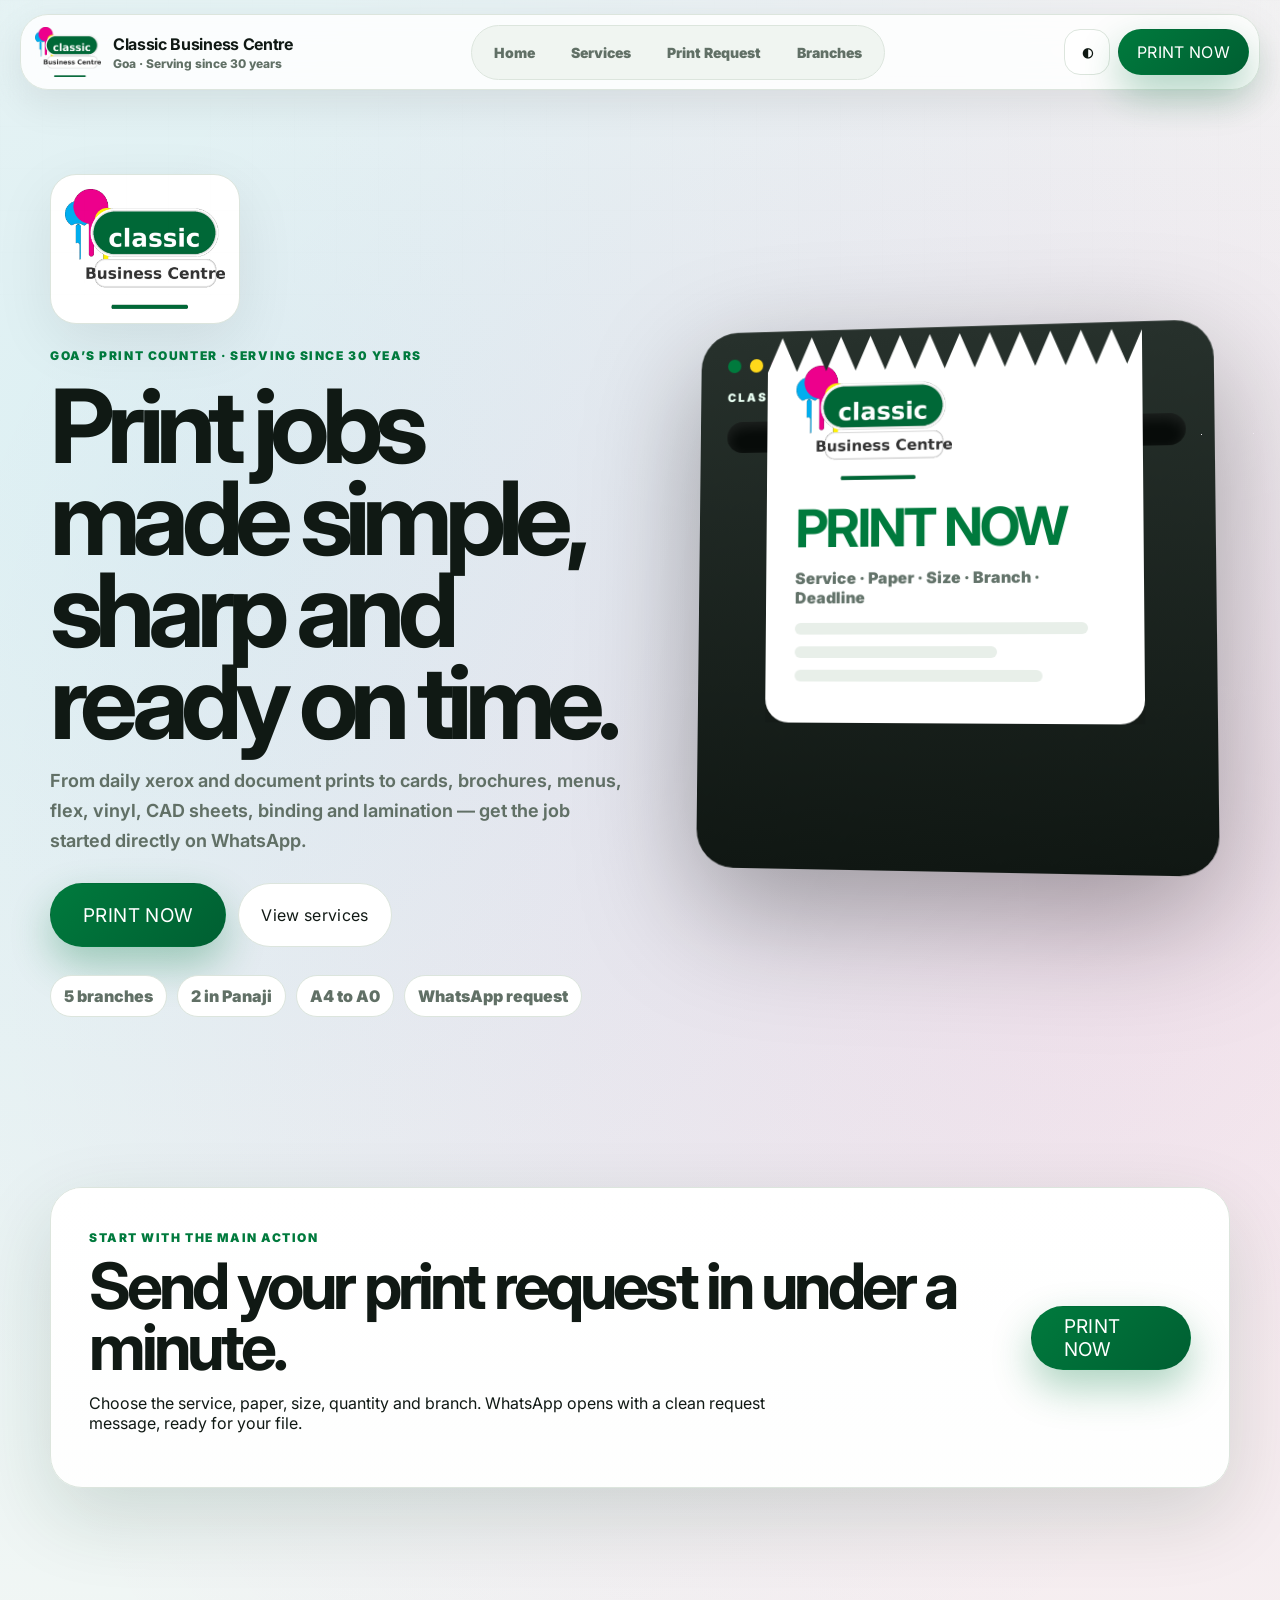
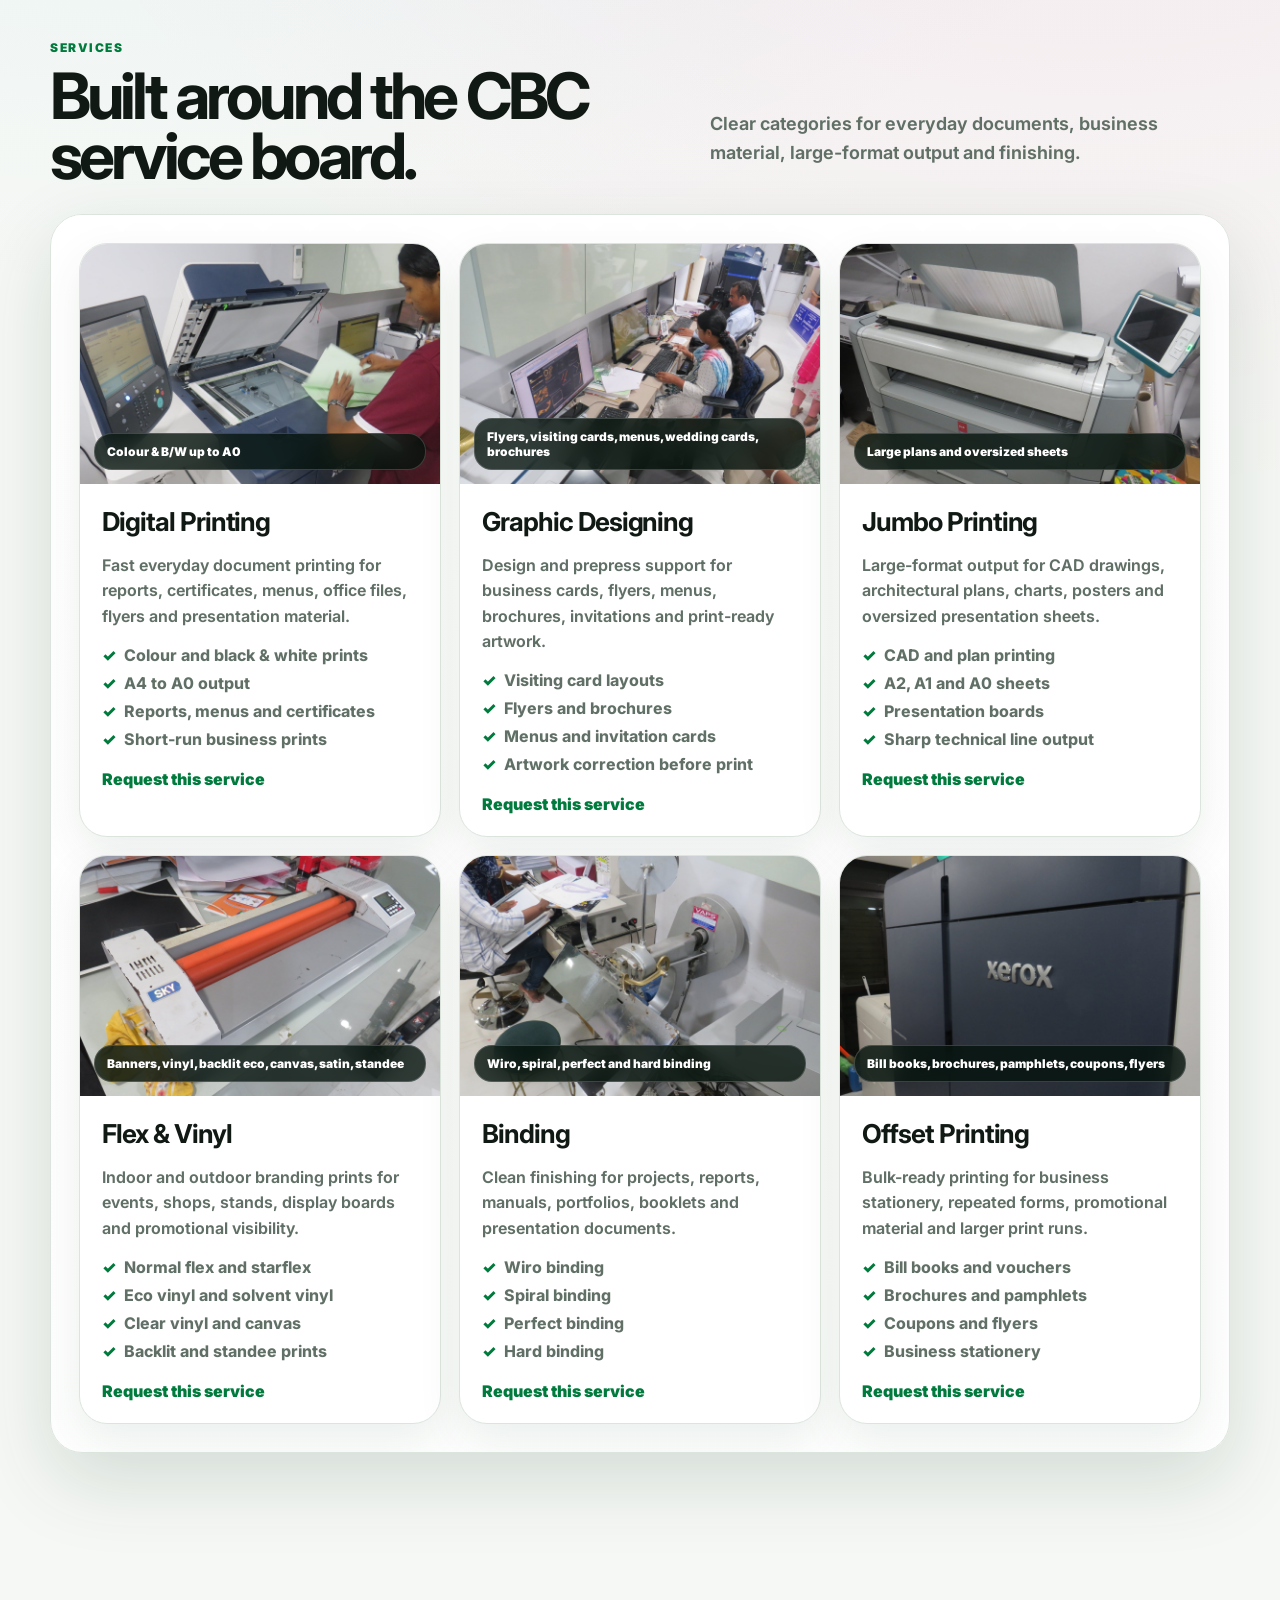
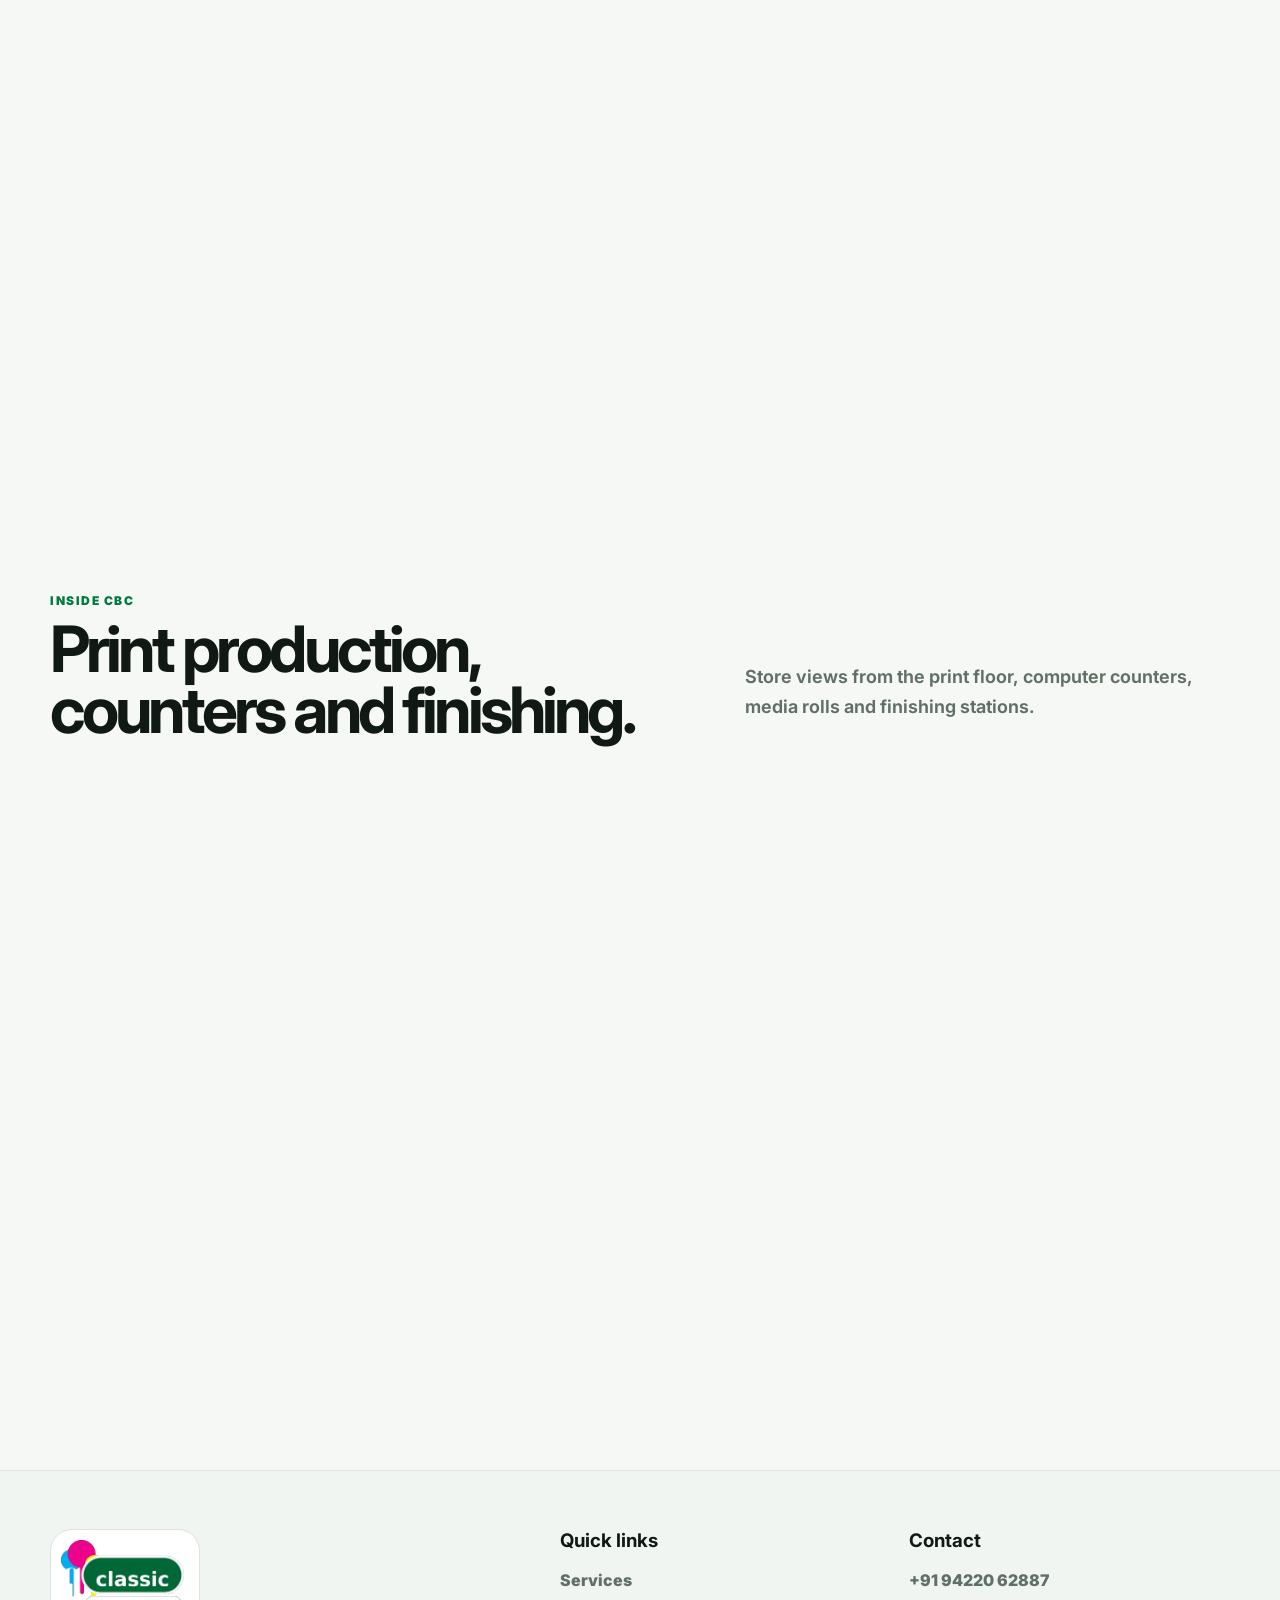
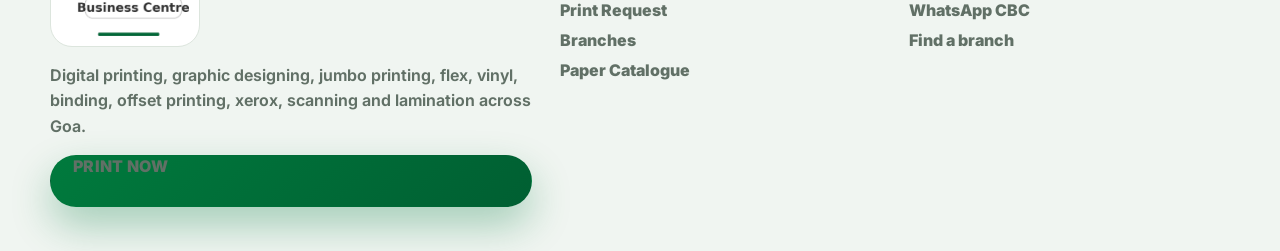
<file: index.html>
<!doctype html>
<html lang="en" data-theme="light">
<head>
<title>Classic Business Centre Goa — Print Now</title>
<meta charset="utf-8">
<meta name="viewport" content="width=device-width, initial-scale=1">
<meta name="description" content="Classic Business Centre Goa — digital printing, designing, xerox, scanning, binding, lamination, flex, vinyl and offset printing.">
<link rel="icon" type="image/png" href="favicon.png">
<link rel="apple-touch-icon" href="favicon.png">
<link rel="preconnect" href="https://fonts.googleapis.com">
<link rel="preconnect" href="https://fonts.gstatic.com" crossorigin>
<link href="https://fonts.googleapis.com/css2?family=Inter:wght@500;600;700;800;900&display=swap" rel="stylesheet">
<link rel="stylesheet" href="style.css">
<script src="site-data.js" defer></script>
<script src="main.js" defer></script>
</head>
<body data-page="home">
<header class="site-header" id="siteHeader">
  <div class="nav-wrap">
    <a class="brand" href="index.html" aria-label="Classic Business Centre home">
      <img src="logo.png" alt="Classic Business Centre logo">
      <span><b>Classic Business Centre</b><small>Goa · Serving since 30 years</small></span>
    </a>
    <nav class="nav-links" id="navLinks" aria-label="Main navigation">
      <a href="index.html">Home</a>
      <a href="services.html">Services</a>
      <a href="print-request.html">Print Request</a>
      <a href="branches.html">Branches</a>
    </nav>
    <div class="nav-actions">
      <button class="theme-toggle" data-theme-toggle aria-label="Toggle colour mode">◐</button>
      <a class="cta cta-small" href="print-request.html">PRINT NOW</a>
      <button class="menu-toggle" id="menuBtn" aria-label="Open menu"><span></span><span></span><span></span></button>
    </div>
  </div>
</header>
<main>
  <section class="hero printer-hero">
    <div class="container hero-grid">
      <div class="hero-copy">
        <div class="logo-plate"><img src="logo.png" alt="Classic Business Centre logo"></div>
        <span class="kicker">Goa’s print counter · Serving since 30 years</span>
        <h1>Print jobs made simple, sharp and ready on time.</h1>
        <p>From daily xerox and document prints to cards, brochures, menus, flex, vinyl, CAD sheets, binding and lamination — get the job started directly on WhatsApp.</p>
        <div class="hero-actions">
          <a class="cta cta-xl" href="print-request.html">PRINT NOW</a>
          <a class="ghost" href="services.html">View services</a>
        </div>
        <div class="trust-strip" aria-label="Key highlights">
          <span>5 branches</span><span>2 in Panaji</span><span>A4 to A0</span><span>WhatsApp request</span>
        </div>
      </div>
      <div class="printer-scene" aria-hidden="true">
        <div class="printer-shell">
          <div class="printer-lights"><i></i><i></i><i></i></div>
          <div class="printer-label">CLASSIC PRINT QUEUE</div>
          <div class="printer-mouth"></div>
          <div class="paper-feed">
            <img src="logo.png" alt="">
            <b>PRINT NOW</b>
            <span>Service · Paper · Size · Branch · Deadline</span>
            <div class="mock-lines"><i></i><i></i><i></i></div>
          </div>
        </div>
      </div>
    </div>
  </section>

  <section class="section paper-section">
    <div class="container print-sheet feature-band">
      <div>
        <span class="eyebrow">Start with the main action</span>
        <h2>Send your print request in under a minute.</h2>
        <p>Choose the service, paper, size, quantity and branch. WhatsApp opens with a clean request message, ready for your file.</p>
      </div>
      <a class="cta cta-xl" href="print-request.html">PRINT NOW</a>
    </div>
  </section>

  <section class="section">
    <div class="container section-head">
      <div><span class="eyebrow">Services</span><h2>Built around the CBC service board.</h2></div>
      <p>Clear categories for everyday documents, business material, large-format output and finishing.</p>
    </div>
    <div class="container print-sheet"><div id="homeServices" class="service-grid compact"></div></div>
  </section>

  <section class="section split-section">
    <div class="container split-grid">
      <div class="print-sheet image-sheet"><img src="hero-print-floor.jpg" alt="Classic Business Centre printing floor"></div>
      <div class="print-sheet copy-card">
        <span class="eyebrow">Paper & media catalogue</span>
        <h2>Pick the right sheet before the job starts.</h2>
        <p>Premium cards, textured papers, metallic sheets, stickers, plain paper, photo paper, canvas, vinyl and flex media are arranged with GSM, size and rate details.</p>
        <a class="ghost" href="services.html#paper-catalogue">See paper catalogue</a>
      </div>
    </div>
  </section>

  <section class="section">
    <div class="container section-head">
      <div><span class="eyebrow">Inside CBC</span><h2>Print production, counters and finishing.</h2></div>
      <p>Store views from the print floor, computer counters, media rolls and finishing stations.</p>
    </div>
    <div class="container print-sheet"><div id="galleryGrid" class="gallery-grid"></div></div>
  </section>
</main>
<footer class="footer">
  <div class="footer-grid container">
    <div class="footer-brand">
      <img src="logo.png" alt="Classic Business Centre logo">
      <p>Digital printing, graphic designing, jumbo printing, flex, vinyl, binding, offset printing, xerox, scanning and lamination across Goa.</p>
      <a class="cta" href="print-request.html">PRINT NOW</a>
    </div>
    <div>
      <h3>Quick links</h3>
      <a href="services.html">Services</a>
      <a href="print-request.html">Print Request</a>
      <a href="branches.html">Branches</a>
      <a href="services.html#paper-catalogue">Paper Catalogue</a>
    </div>
    <div>
      <h3>Contact</h3>
      <a href="tel:+919422062887">+91 94220 62887</a>
      <a href="https://wa.me/919422062887" target="_blank" rel="noopener">WhatsApp CBC</a>
      <a href="https://www.google.com/maps/search/Classic+Business+Centre+Goa" target="_blank" rel="noopener">Find a branch</a>
    </div>
  </div>
</footer>
<div class="mobile-print-bar"><a class="cta" href="print-request.html">PRINT NOW</a></div>
</body>
</html>
</file>
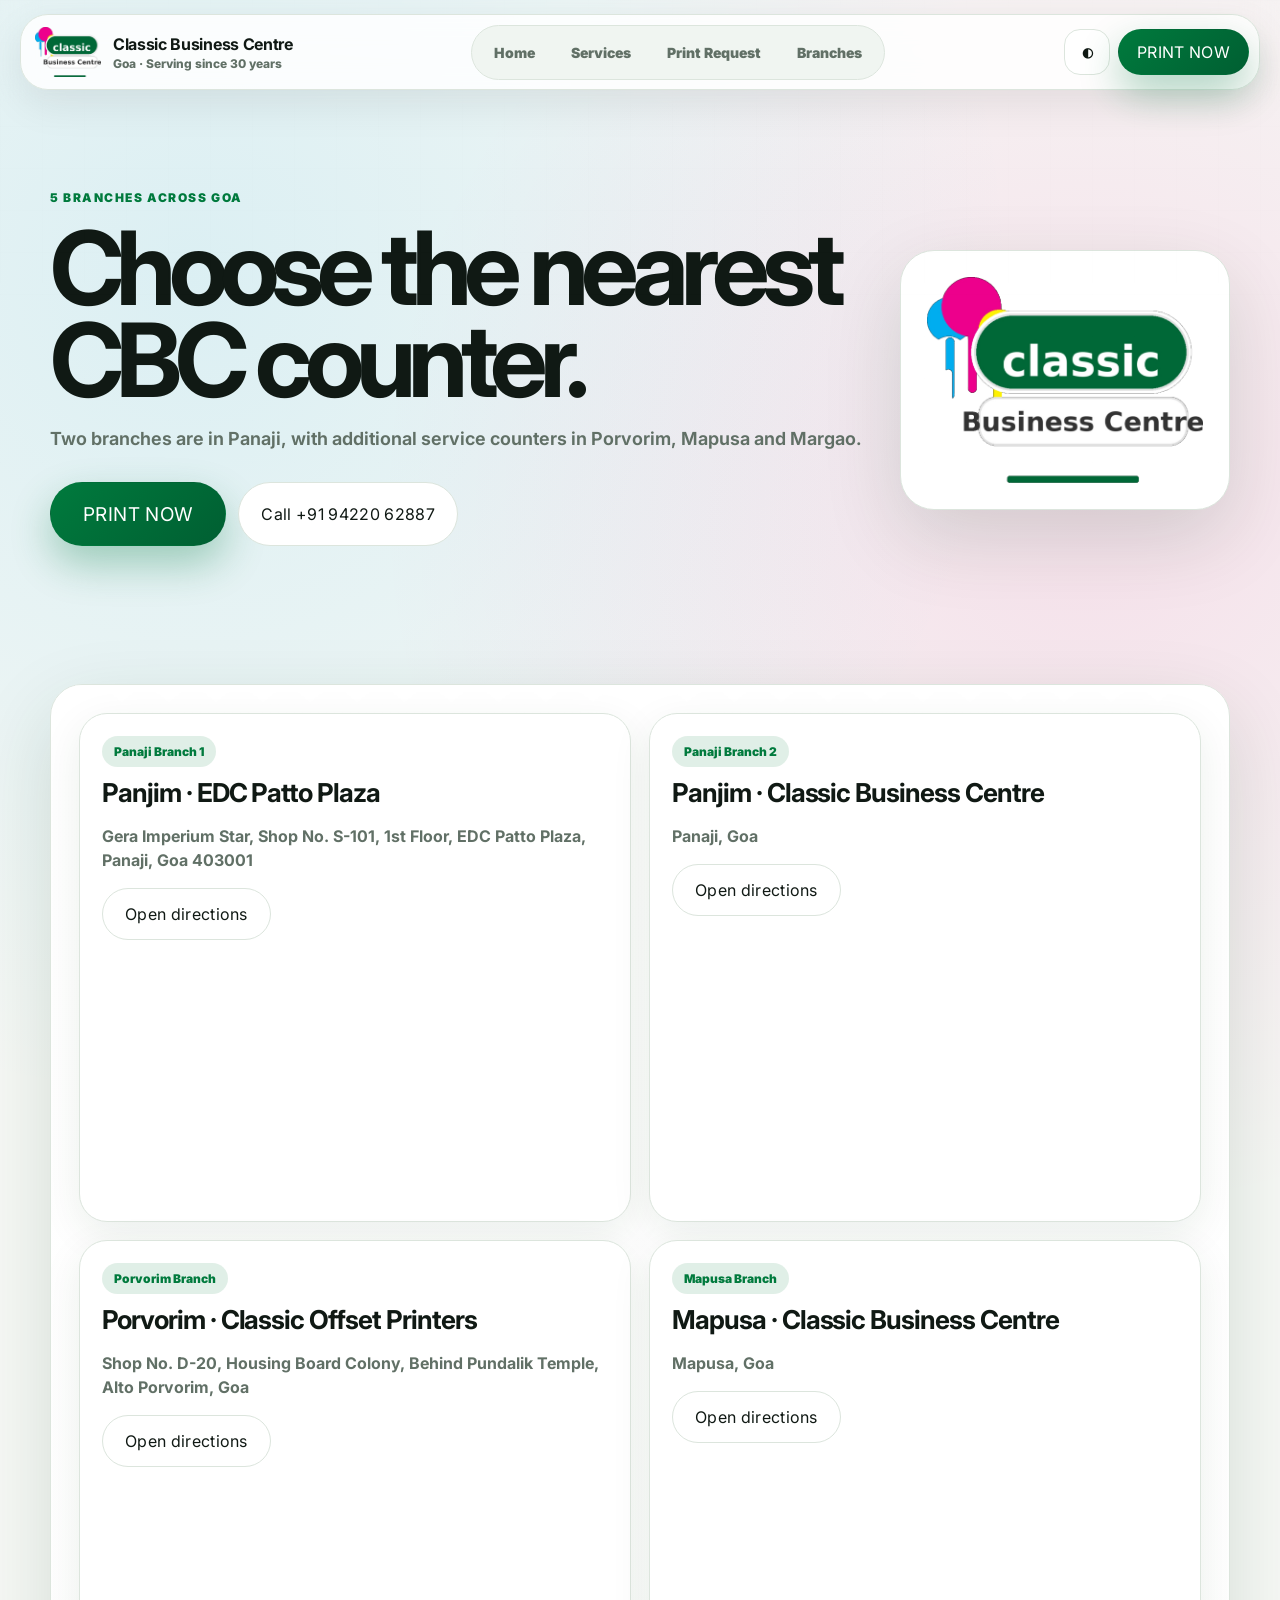
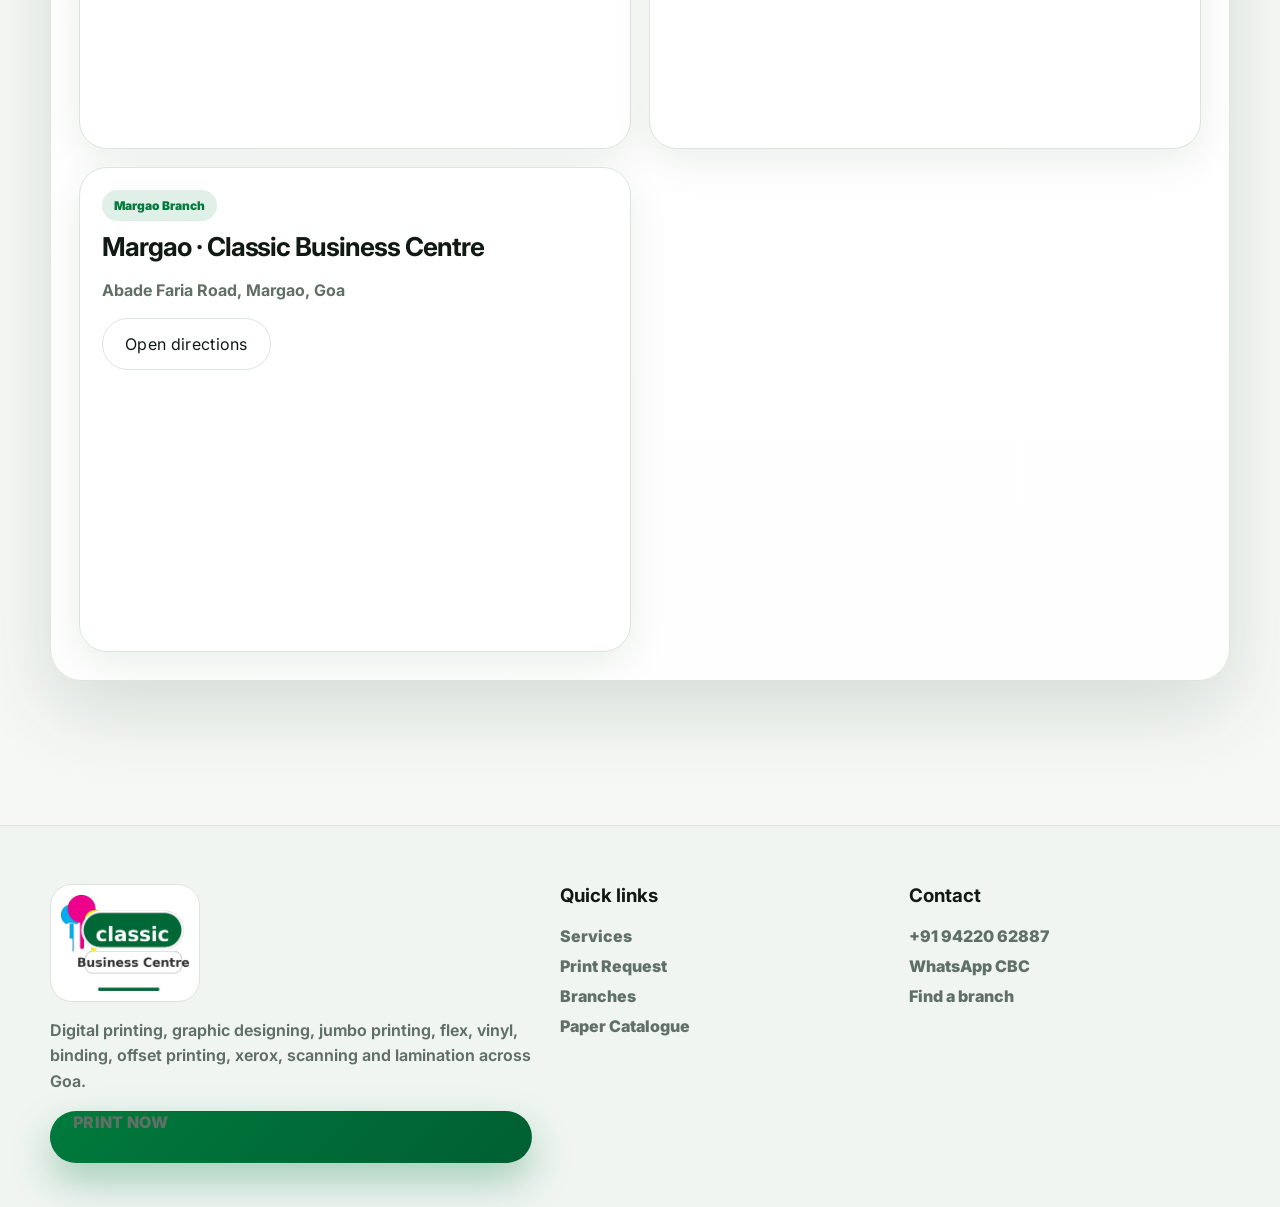
<file: branches.html>
<!doctype html>
<html lang="en" data-theme="light">
<head>
<title>Branches — Classic Business Centre Goa</title>
<meta charset="utf-8">
<meta name="viewport" content="width=device-width, initial-scale=1">
<meta name="description" content="Classic Business Centre Goa — digital printing, designing, xerox, scanning, binding, lamination, flex, vinyl and offset printing.">
<link rel="icon" type="image/png" href="favicon.png">
<link rel="apple-touch-icon" href="favicon.png">
<link rel="preconnect" href="https://fonts.googleapis.com">
<link rel="preconnect" href="https://fonts.gstatic.com" crossorigin>
<link href="https://fonts.googleapis.com/css2?family=Inter:wght@500;600;700;800;900&display=swap" rel="stylesheet">
<link rel="stylesheet" href="style.css">
<script src="site-data.js" defer></script>
<script src="main.js" defer></script>
</head>
<body data-page="branches">
<header class="site-header" id="siteHeader">
  <div class="nav-wrap">
    <a class="brand" href="index.html" aria-label="Classic Business Centre home">
      <img src="logo.png" alt="Classic Business Centre logo">
      <span><b>Classic Business Centre</b><small>Goa · Serving since 30 years</small></span>
    </a>
    <nav class="nav-links" id="navLinks" aria-label="Main navigation">
      <a href="index.html">Home</a>
      <a href="services.html">Services</a>
      <a href="print-request.html">Print Request</a>
      <a href="branches.html">Branches</a>
    </nav>
    <div class="nav-actions">
      <button class="theme-toggle" data-theme-toggle aria-label="Toggle colour mode">◐</button>
      <a class="cta cta-small" href="print-request.html">PRINT NOW</a>
      <button class="menu-toggle" id="menuBtn" aria-label="Open menu"><span></span><span></span><span></span></button>
    </div>
  </div>
</header>
<main>
  <section class="page-hero">
    <div class="container page-hero-grid">
      <div>
        <span class="kicker">5 branches across Goa</span>
        <h1>Choose the nearest CBC counter.</h1>
        <p>Two branches are in Panaji, with additional service counters in Porvorim, Mapusa and Margao.</p>
        <div class="hero-actions"><a class="cta cta-xl" href="print-request.html">PRINT NOW</a><a class="ghost" href="tel:+919422062887">Call +91 94220 62887</a></div>
      </div>
      <div class="page-logo-card"><img src="logo.png" alt="Classic Business Centre logo"></div>
    </div>
  </section>
  <section class="section">
    <div class="container print-sheet"><div id="branchGrid" class="branch-grid"></div></div>
  </section>
</main>
<footer class="footer">
  <div class="footer-grid container">
    <div class="footer-brand">
      <img src="logo.png" alt="Classic Business Centre logo">
      <p>Digital printing, graphic designing, jumbo printing, flex, vinyl, binding, offset printing, xerox, scanning and lamination across Goa.</p>
      <a class="cta" href="print-request.html">PRINT NOW</a>
    </div>
    <div>
      <h3>Quick links</h3>
      <a href="services.html">Services</a>
      <a href="print-request.html">Print Request</a>
      <a href="branches.html">Branches</a>
      <a href="services.html#paper-catalogue">Paper Catalogue</a>
    </div>
    <div>
      <h3>Contact</h3>
      <a href="tel:+919422062887">+91 94220 62887</a>
      <a href="https://wa.me/919422062887" target="_blank" rel="noopener">WhatsApp CBC</a>
      <a href="https://www.google.com/maps/search/Classic+Business+Centre+Goa" target="_blank" rel="noopener">Find a branch</a>
    </div>
  </div>
</footer>
<div class="mobile-print-bar"><a class="cta" href="print-request.html">PRINT NOW</a></div>
</body>
</html>
</file>
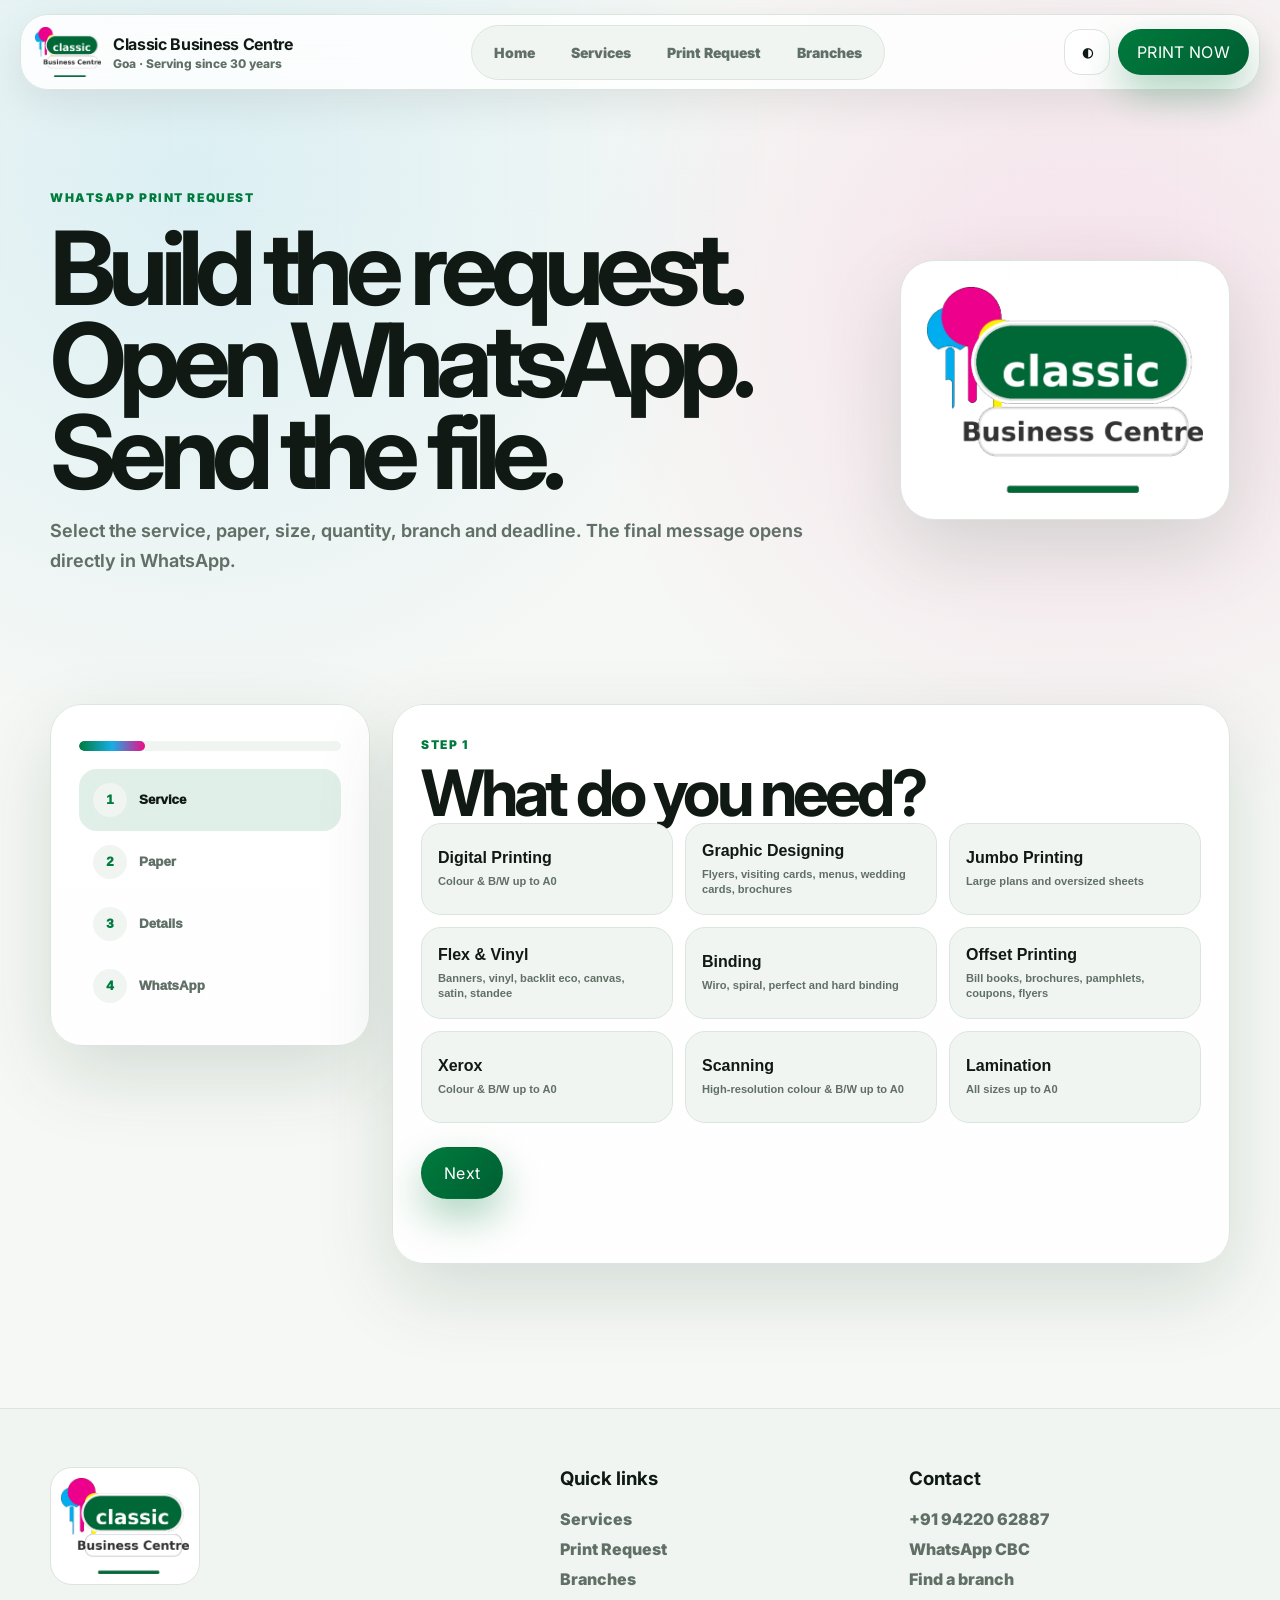
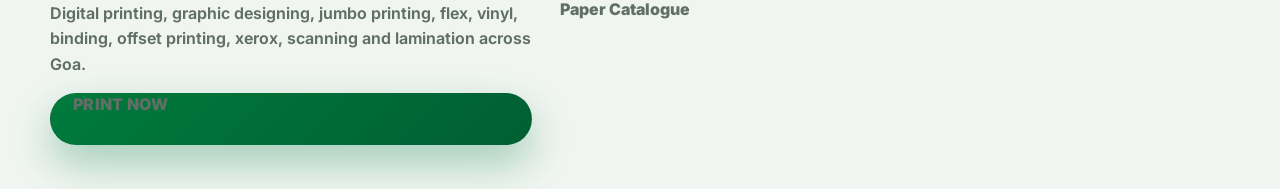
<file: print-request.html>
<!doctype html>
<html lang="en" data-theme="light">
<head>
<title>Print Request — Classic Business Centre Goa</title>
<meta charset="utf-8">
<meta name="viewport" content="width=device-width, initial-scale=1">
<meta name="description" content="Classic Business Centre Goa — digital printing, designing, xerox, scanning, binding, lamination, flex, vinyl and offset printing.">
<link rel="icon" type="image/png" href="favicon.png">
<link rel="apple-touch-icon" href="favicon.png">
<link rel="preconnect" href="https://fonts.googleapis.com">
<link rel="preconnect" href="https://fonts.gstatic.com" crossorigin>
<link href="https://fonts.googleapis.com/css2?family=Inter:wght@500;600;700;800;900&display=swap" rel="stylesheet">
<link rel="stylesheet" href="style.css">
<script src="site-data.js" defer></script>
<script src="main.js" defer></script>
</head>
<body data-page="print">
<header class="site-header" id="siteHeader">
  <div class="nav-wrap">
    <a class="brand" href="index.html" aria-label="Classic Business Centre home">
      <img src="logo.png" alt="Classic Business Centre logo">
      <span><b>Classic Business Centre</b><small>Goa · Serving since 30 years</small></span>
    </a>
    <nav class="nav-links" id="navLinks" aria-label="Main navigation">
      <a href="index.html">Home</a>
      <a href="services.html">Services</a>
      <a href="print-request.html">Print Request</a>
      <a href="branches.html">Branches</a>
    </nav>
    <div class="nav-actions">
      <button class="theme-toggle" data-theme-toggle aria-label="Toggle colour mode">◐</button>
      <a class="cta cta-small" href="print-request.html">PRINT NOW</a>
      <button class="menu-toggle" id="menuBtn" aria-label="Open menu"><span></span><span></span><span></span></button>
    </div>
  </div>
</header>
<main>
  <section class="page-hero request-hero">
    <div class="container page-hero-grid">
      <div>
        <span class="kicker">WhatsApp print request</span>
        <h1>Build the request. Open WhatsApp. Send the file.</h1>
        <p>Select the service, paper, size, quantity, branch and deadline. The final message opens directly in WhatsApp.</p>
      </div>
      <div class="page-logo-card"><img src="logo.png" alt="Classic Business Centre logo"></div>
    </div>
  </section>

  <section class="section">
    <div class="container request-layout">
      <aside class="request-steps print-sheet">
        <div class="progress"><i id="progressBar"></i></div>
        <button class="step-btn active" data-step="0"><span>1</span>Service</button>
        <button class="step-btn" data-step="1"><span>2</span>Paper</button>
        <button class="step-btn" data-step="2"><span>3</span>Details</button>
        <button class="step-btn" data-step="3"><span>4</span>WhatsApp</button>
      </aside>

      <div class="request-panel print-sheet">
        <section class="form-step active">
          <span class="eyebrow">Step 1</span><h2>What do you need?</h2>
          <div class="option-grid" id="serviceOptions"></div>
          <div class="form-nav"><button class="cta next-step">Next</button></div>
        </section>
        <section class="form-step">
          <span class="eyebrow">Step 2</span><h2>Choose paper or media.</h2>
          <div class="option-grid media-options" id="mediaOptions"></div>
          <div class="form-nav"><button class="ghost prev-step">Back</button><button class="cta next-step">Next</button></div>
        </section>
        <section class="form-step">
          <span class="eyebrow">Step 3</span><h2>Job details.</h2>
          <div class="field-grid">
            <label>Size<input class="input" data-req="size" placeholder="A4, A3, A0, 12 × 18, custom"></label>
            <label>Quantity<input class="input" data-req="qty" placeholder="Example: 50 copies"></label>
            <label>Finishing<input class="input" data-req="finish" placeholder="Lamination, spiral, wiro, cutting"></label>
            <label>Preferred branch<select class="input" data-req="branch"><option value="">Choose branch</option><option>Panjim · EDC Patto Plaza</option><option>Panjim Branch 2</option><option>Porvorim</option><option>Mapusa</option><option>Margao · Abade Faria Road</option></select></label>
            <label>Deadline<input class="input" data-req="deadline" placeholder="Today, tomorrow, date"></label>
            <label>Your name<input class="input" data-req="name" placeholder="Name"></label>
          </div>
          <label class="full-label">Notes<textarea class="input" data-req="note" rows="4" placeholder="Colour/B&W, single-side/two-side, cutting, delivery or pickup details"></textarea></label>
          <div class="form-nav"><button class="ghost prev-step">Back</button><button class="cta next-step">Review</button></div>
        </section>
        <section class="form-step">
          <span class="eyebrow">Step 4</span><h2>Review request.</h2>
          <div class="summary-box" id="requestSummary"></div>
          <div class="quiet-note">After WhatsApp opens, attach your PDF, image, design file or document in the chat.</div>
          <div class="form-nav"><button class="ghost prev-step">Back</button><button class="cta" id="waBtn">PRINT NOW ON WHATSAPP</button></div>
        </section>
      </div>
    </div>
  </section>
</main>
<footer class="footer">
  <div class="footer-grid container">
    <div class="footer-brand">
      <img src="logo.png" alt="Classic Business Centre logo">
      <p>Digital printing, graphic designing, jumbo printing, flex, vinyl, binding, offset printing, xerox, scanning and lamination across Goa.</p>
      <a class="cta" href="print-request.html">PRINT NOW</a>
    </div>
    <div>
      <h3>Quick links</h3>
      <a href="services.html">Services</a>
      <a href="print-request.html">Print Request</a>
      <a href="branches.html">Branches</a>
      <a href="services.html#paper-catalogue">Paper Catalogue</a>
    </div>
    <div>
      <h3>Contact</h3>
      <a href="tel:+919422062887">+91 94220 62887</a>
      <a href="https://wa.me/919422062887" target="_blank" rel="noopener">WhatsApp CBC</a>
      <a href="https://www.google.com/maps/search/Classic+Business+Centre+Goa" target="_blank" rel="noopener">Find a branch</a>
    </div>
  </div>
</footer>
<div class="mobile-print-bar"><a class="cta" href="print-request.html">PRINT NOW</a></div>
</body>
</html>
</file>
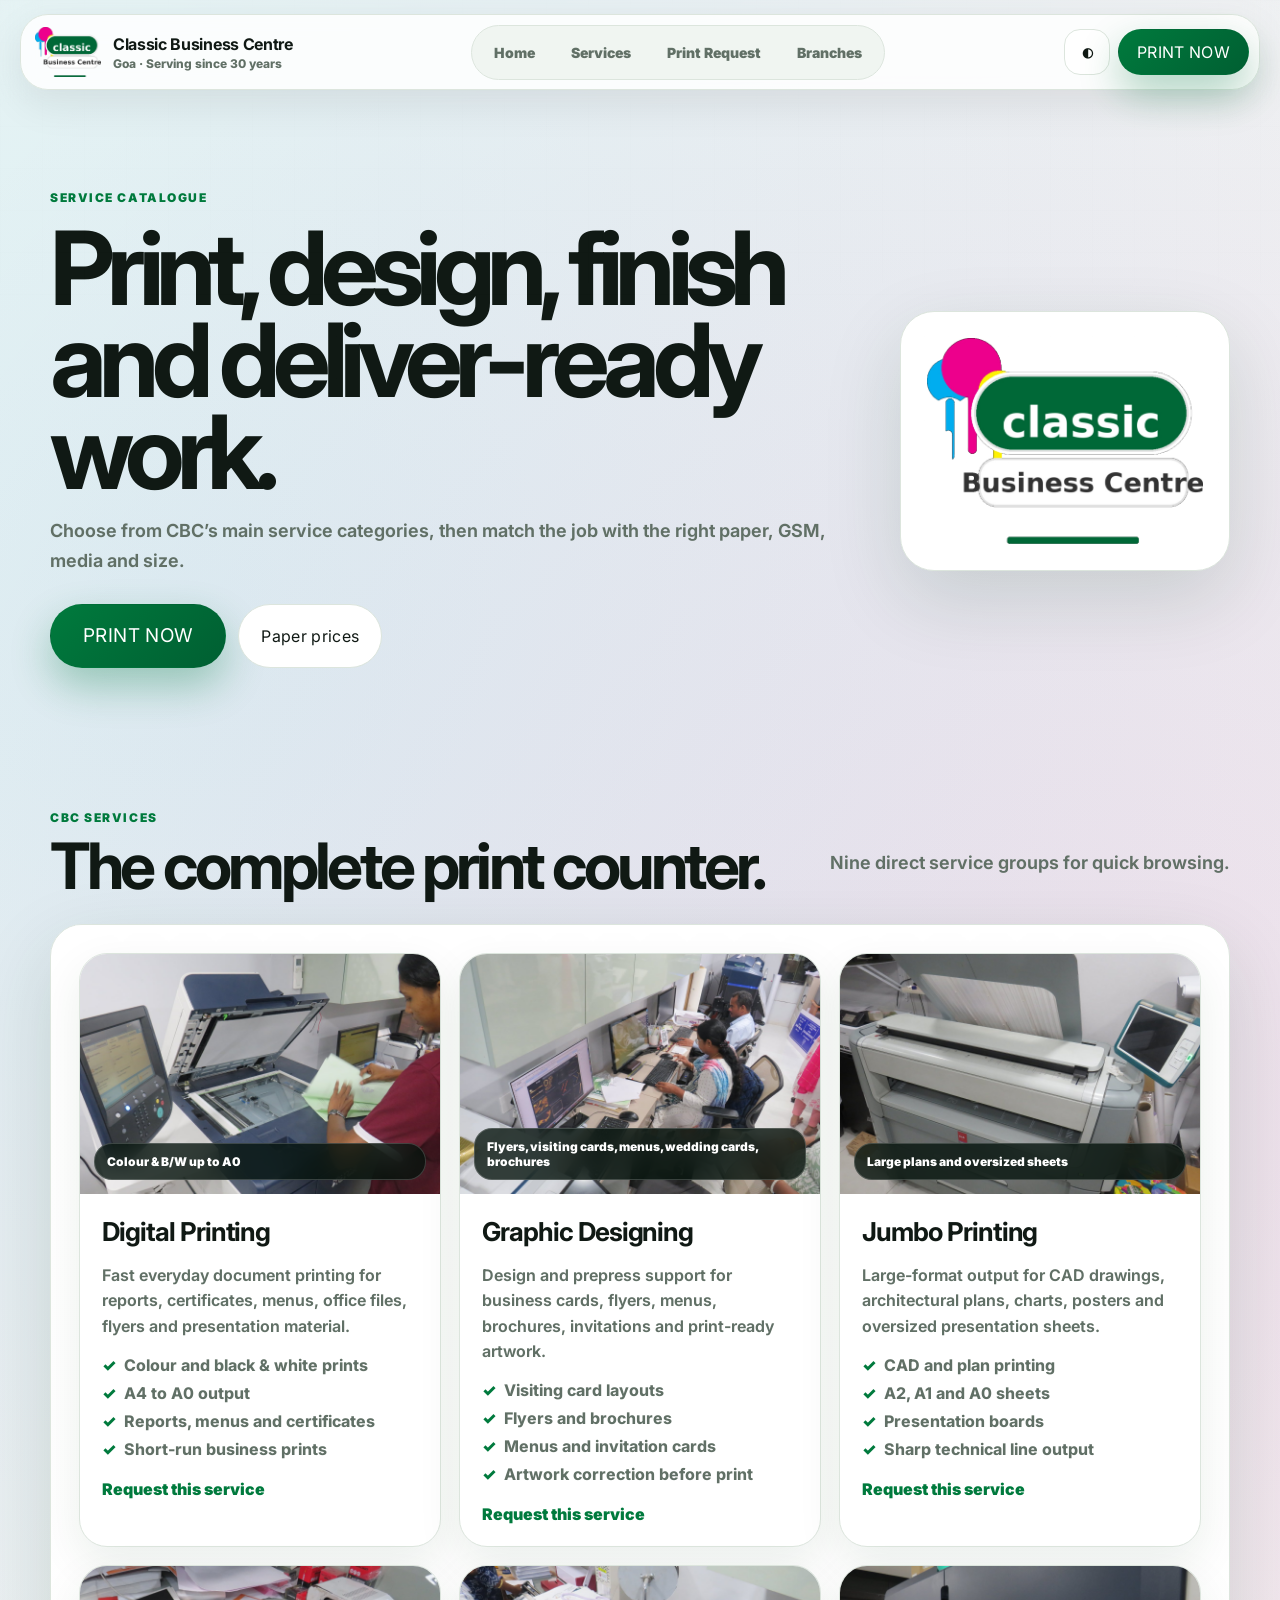
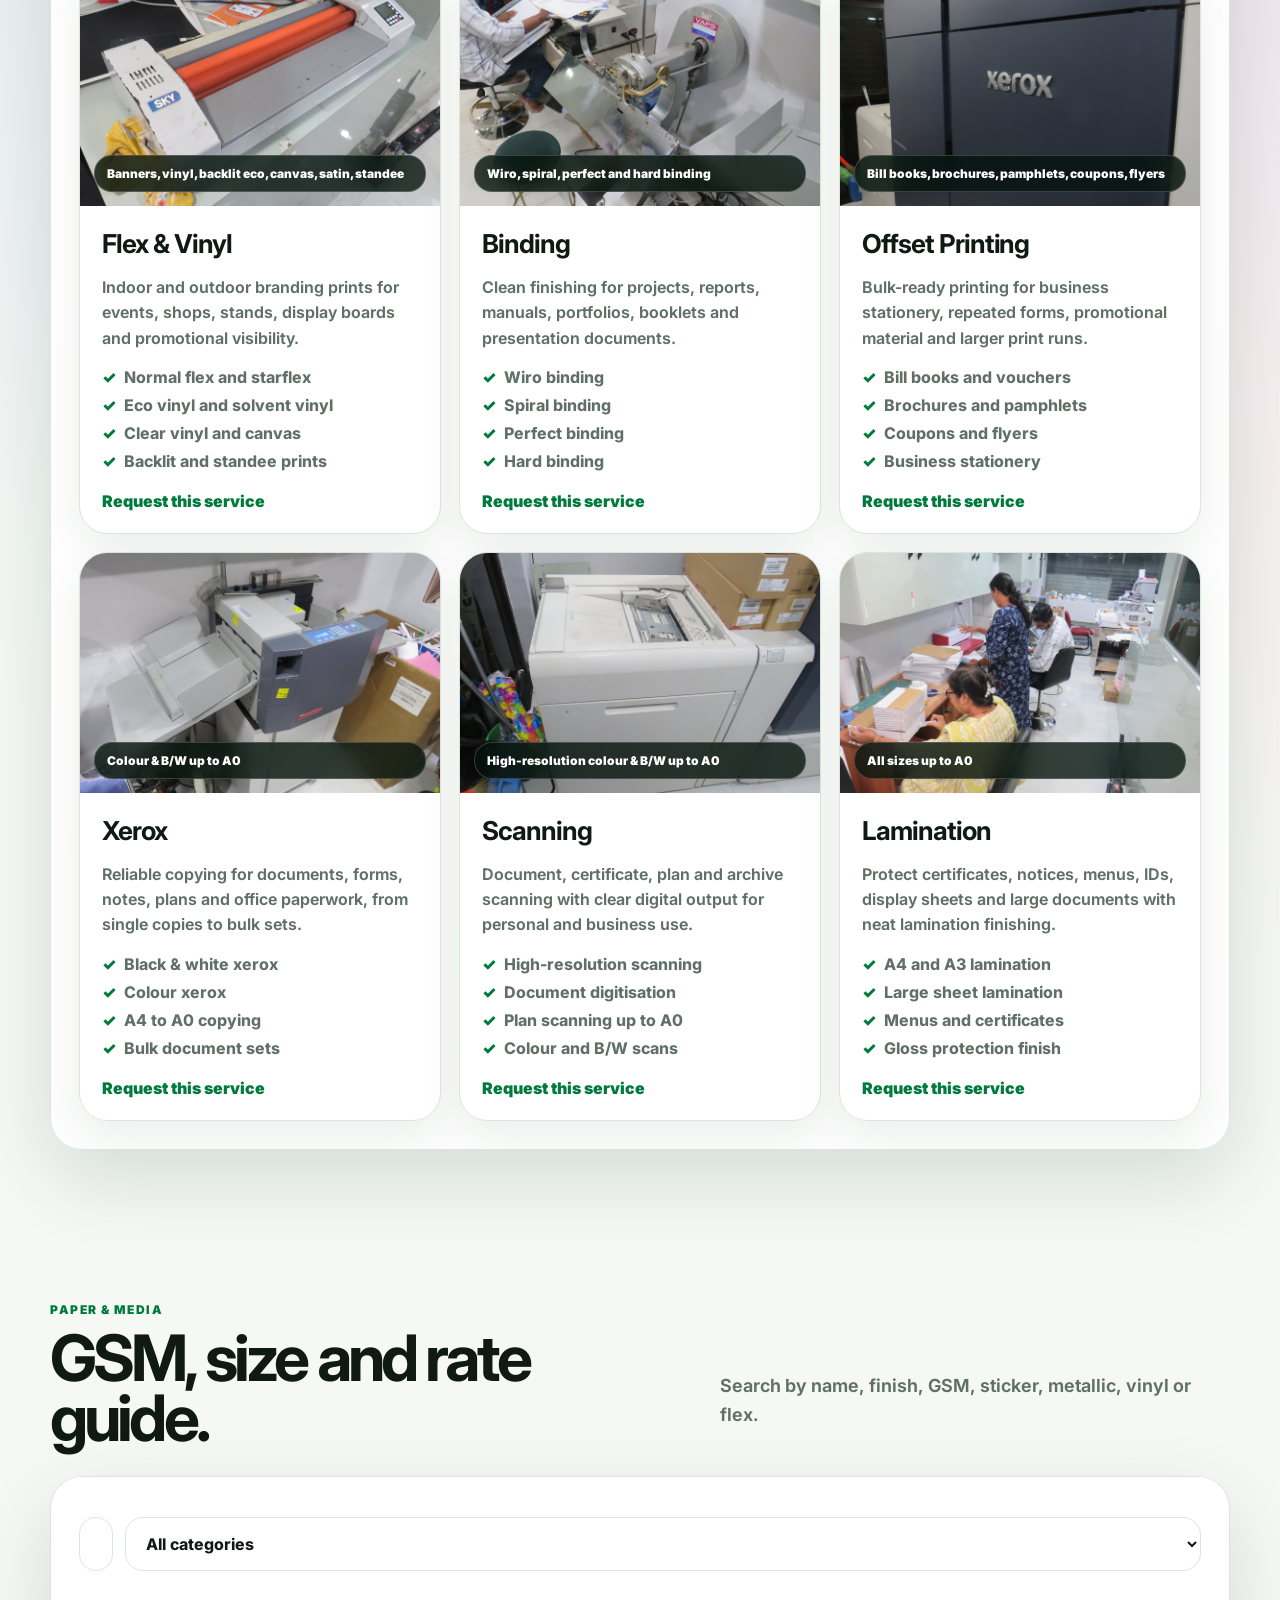
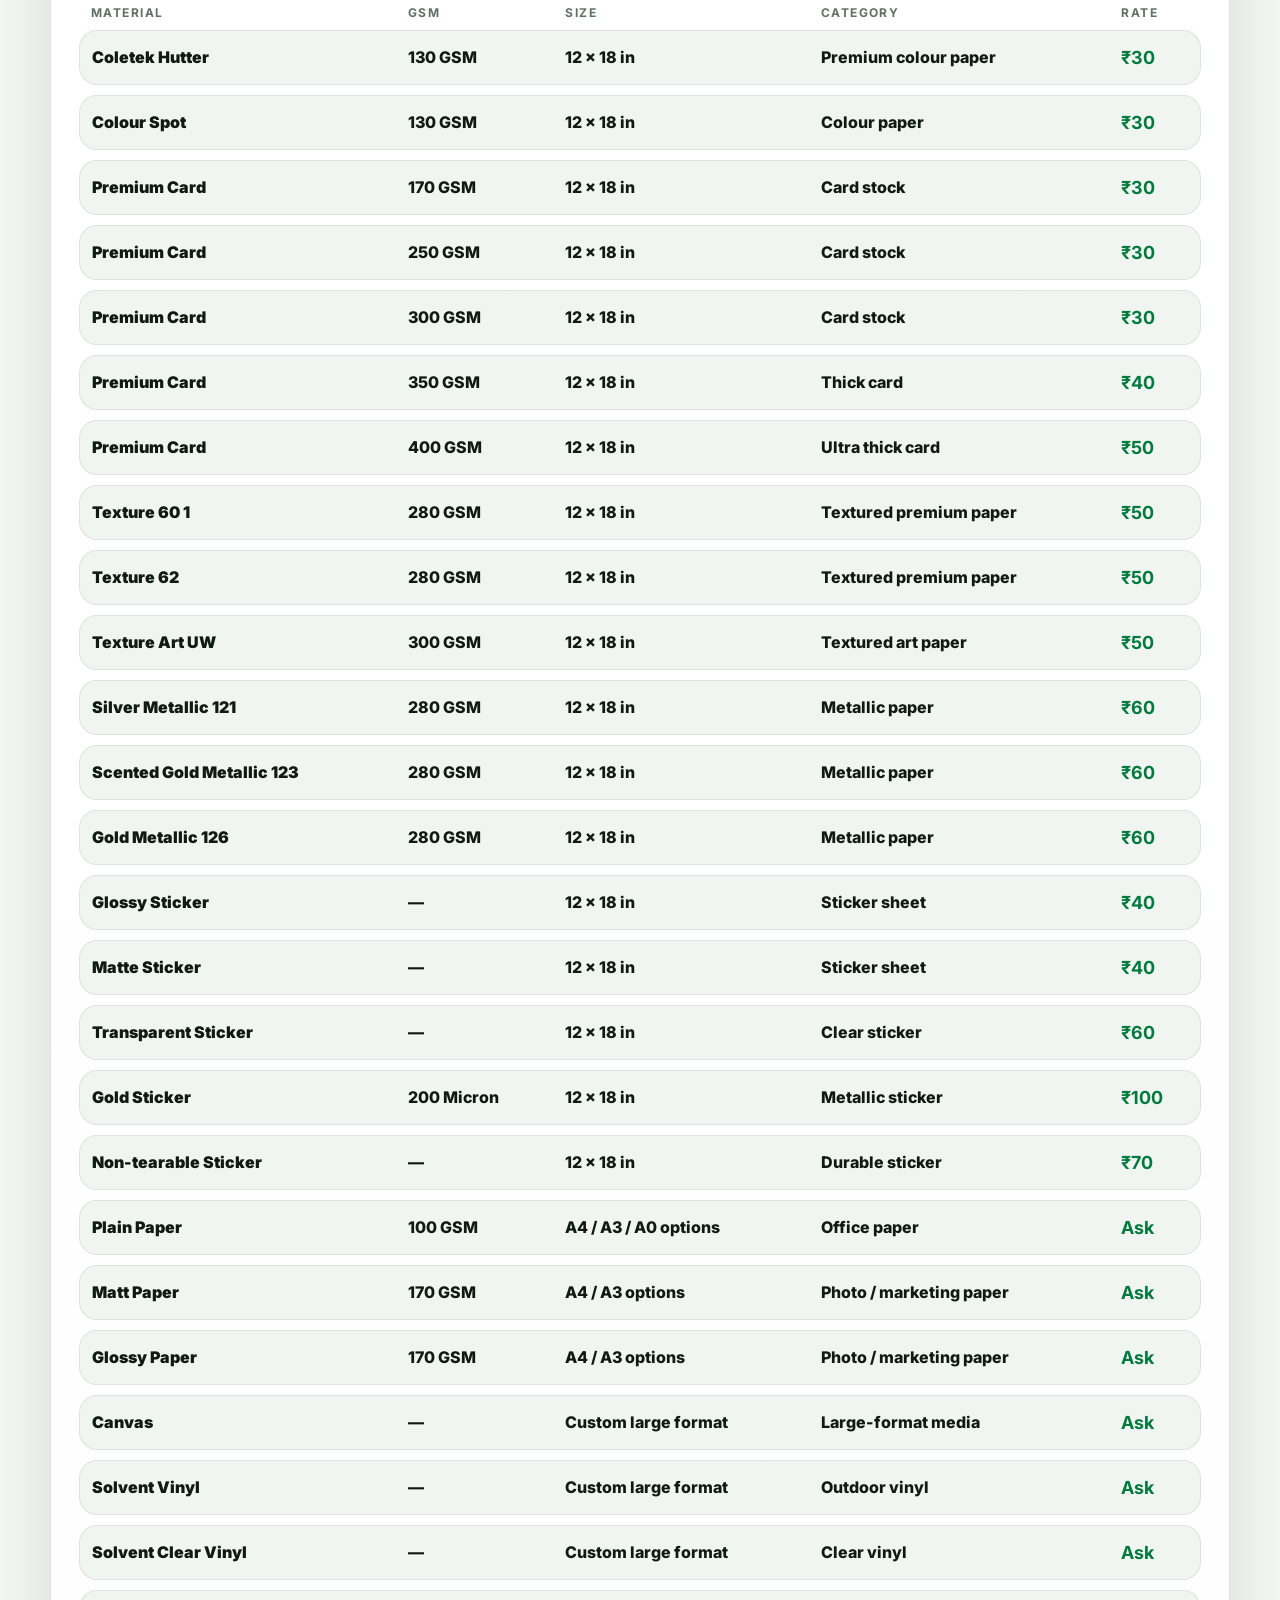
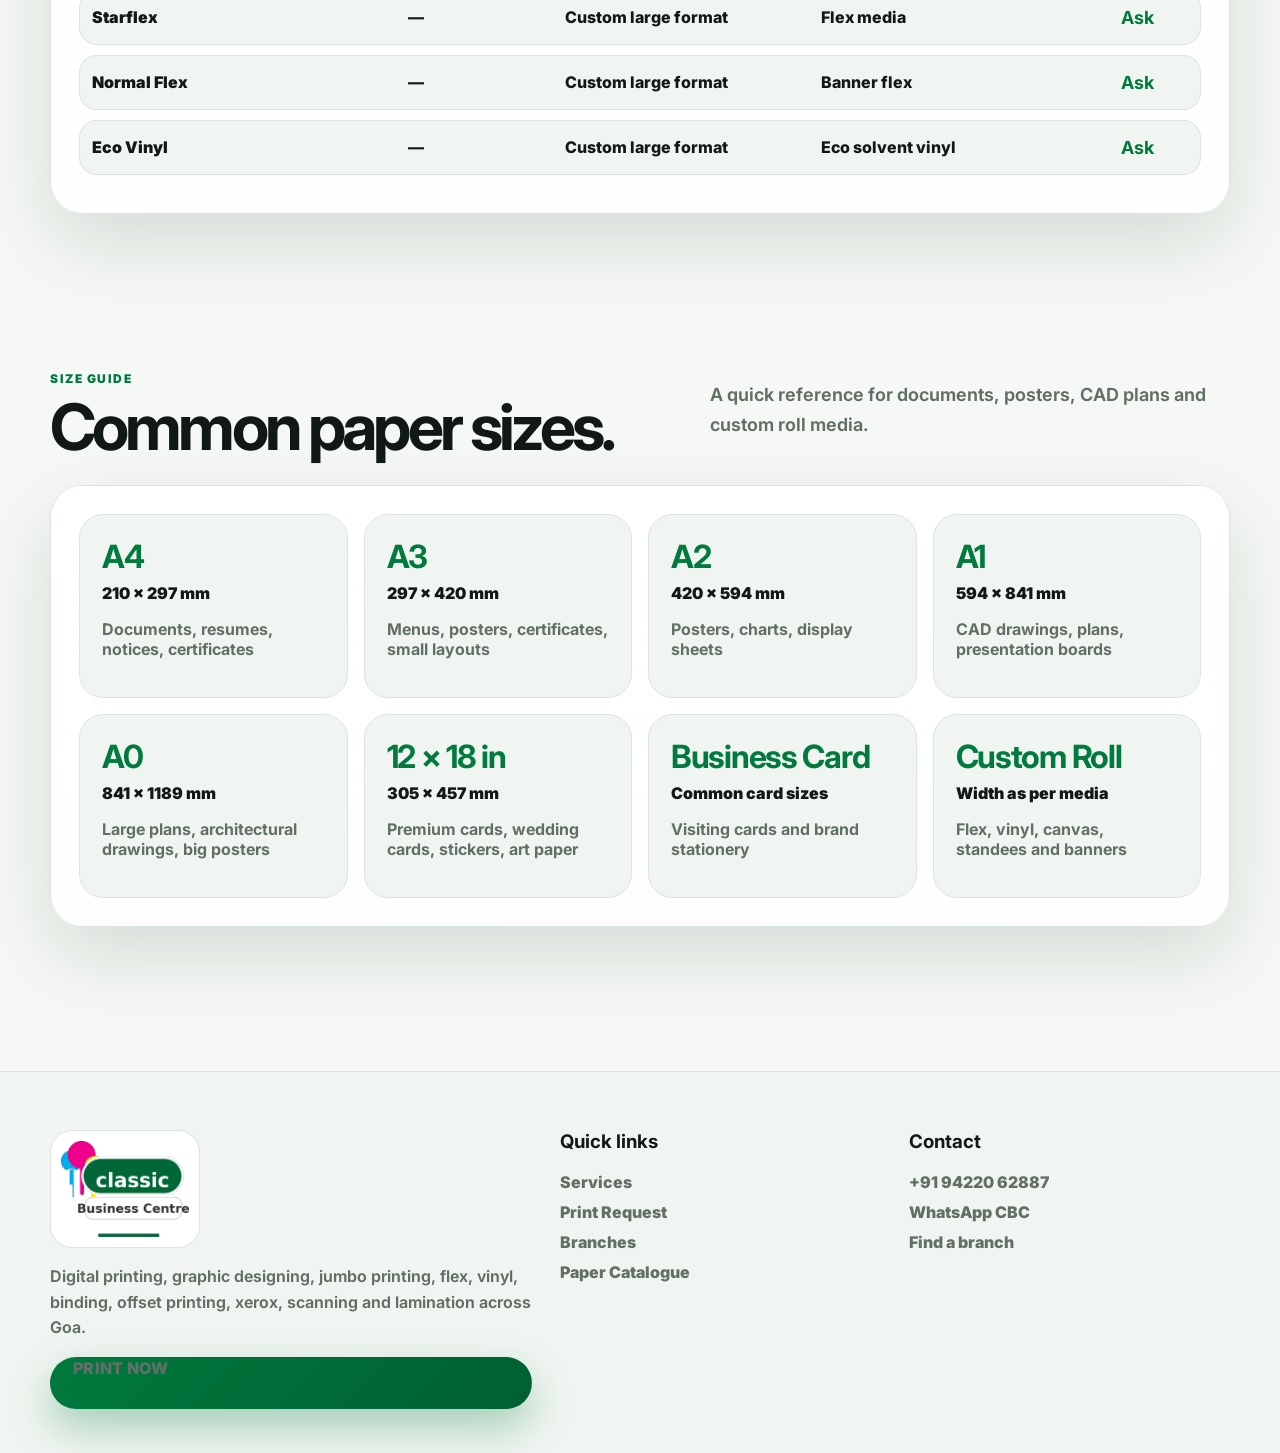
<file: services.html>
<!doctype html>
<html lang="en" data-theme="light">
<head>
<title>Services & Paper Catalogue — Classic Business Centre Goa</title>
<meta charset="utf-8">
<meta name="viewport" content="width=device-width, initial-scale=1">
<meta name="description" content="Classic Business Centre Goa — digital printing, designing, xerox, scanning, binding, lamination, flex, vinyl and offset printing.">
<link rel="icon" type="image/png" href="favicon.png">
<link rel="apple-touch-icon" href="favicon.png">
<link rel="preconnect" href="https://fonts.googleapis.com">
<link rel="preconnect" href="https://fonts.gstatic.com" crossorigin>
<link href="https://fonts.googleapis.com/css2?family=Inter:wght@500;600;700;800;900&display=swap" rel="stylesheet">
<link rel="stylesheet" href="style.css">
<script src="site-data.js" defer></script>
<script src="main.js" defer></script>
</head>
<body data-page="services">
<header class="site-header" id="siteHeader">
  <div class="nav-wrap">
    <a class="brand" href="index.html" aria-label="Classic Business Centre home">
      <img src="logo.png" alt="Classic Business Centre logo">
      <span><b>Classic Business Centre</b><small>Goa · Serving since 30 years</small></span>
    </a>
    <nav class="nav-links" id="navLinks" aria-label="Main navigation">
      <a href="index.html">Home</a>
      <a href="services.html">Services</a>
      <a href="print-request.html">Print Request</a>
      <a href="branches.html">Branches</a>
    </nav>
    <div class="nav-actions">
      <button class="theme-toggle" data-theme-toggle aria-label="Toggle colour mode">◐</button>
      <a class="cta cta-small" href="print-request.html">PRINT NOW</a>
      <button class="menu-toggle" id="menuBtn" aria-label="Open menu"><span></span><span></span><span></span></button>
    </div>
  </div>
</header>
<main>
  <section class="page-hero">
    <div class="container page-hero-grid">
      <div>
        <span class="kicker">Service catalogue</span>
        <h1>Print, design, finish and deliver-ready work.</h1>
        <p>Choose from CBC’s main service categories, then match the job with the right paper, GSM, media and size.</p>
        <div class="hero-actions"><a class="cta cta-xl" href="print-request.html">PRINT NOW</a><a class="ghost" href="#paper-catalogue">Paper prices</a></div>
      </div>
      <div class="page-logo-card"><img src="logo.png" alt="Classic Business Centre logo"></div>
    </div>
  </section>

  <section class="section">
    <div class="container section-head"><div><span class="eyebrow">CBC Services</span><h2>The complete print counter.</h2></div><p>Nine direct service groups for quick browsing.</p></div>
    <div class="container print-sheet"><div id="servicesGrid" class="service-grid"></div></div>
  </section>

  <section class="section" id="paper-catalogue">
    <div class="container section-head"><div><span class="eyebrow">Paper & Media</span><h2>GSM, size and rate guide.</h2></div><p>Search by name, finish, GSM, sticker, metallic, vinyl or flex.</p></div>
    <div class="container print-sheet">
      <div class="catalog-toolbar"><input id="mediaSearch" class="input search" placeholder="Search paper, sticker, vinyl, flex, metallic..."><select id="mediaFilter" class="input"></select></div>
      <div class="table-wrap"><table class="media-table"><thead><tr><th>Material</th><th>GSM</th><th>Size</th><th>Category</th><th>Rate</th></tr></thead><tbody id="mediaBody"></tbody></table></div>
    </div>
  </section>

  <section class="section">
    <div class="container section-head"><div><span class="eyebrow">Size guide</span><h2>Common paper sizes.</h2></div><p>A quick reference for documents, posters, CAD plans and custom roll media.</p></div>
    <div class="container print-sheet"><div id="sizeGrid" class="size-grid"></div></div>
  </section>
</main>
<footer class="footer">
  <div class="footer-grid container">
    <div class="footer-brand">
      <img src="logo.png" alt="Classic Business Centre logo">
      <p>Digital printing, graphic designing, jumbo printing, flex, vinyl, binding, offset printing, xerox, scanning and lamination across Goa.</p>
      <a class="cta" href="print-request.html">PRINT NOW</a>
    </div>
    <div>
      <h3>Quick links</h3>
      <a href="services.html">Services</a>
      <a href="print-request.html">Print Request</a>
      <a href="branches.html">Branches</a>
      <a href="services.html#paper-catalogue">Paper Catalogue</a>
    </div>
    <div>
      <h3>Contact</h3>
      <a href="tel:+919422062887">+91 94220 62887</a>
      <a href="https://wa.me/919422062887" target="_blank" rel="noopener">WhatsApp CBC</a>
      <a href="https://www.google.com/maps/search/Classic+Business+Centre+Goa" target="_blank" rel="noopener">Find a branch</a>
    </div>
  </div>
</footer>
<div class="mobile-print-bar"><a class="cta" href="print-request.html">PRINT NOW</a></div>
</body>
</html>
</file>
<file: style.css>
:root{--bg:#f6f8f5;--paper:#fff;--paper2:#f0f5f1;--ink:#101914;--muted:#617066;--line:#dce5dd;--green:#007a3d;--green2:#005f32;--cyan:#16aee5;--magenta:#ee0b88;--yellow:#ffd91a;--orange:#f47b20;--shadow:0 28px 80px rgba(0,58,30,.14);--radius:32px;--max:1180px}html[data-theme=dark]{--bg:#08110d;--paper:#111c16;--paper2:#0d1712;--ink:#ecfff5;--muted:#aab9ae;--line:#23372b;--green:#18b967;--green2:#0f8f50;--shadow:0 28px 90px rgba(0,0,0,.35)}*{box-sizing:border-box}html{scroll-behavior:smooth}body{margin:0;font-family:Inter,system-ui,-apple-system,Segoe UI,sans-serif;color:var(--ink);background:radial-gradient(circle at 15% 10%,color-mix(in srgb,var(--cyan) 12%,transparent),transparent 30%),radial-gradient(circle at 85% 18%,color-mix(in srgb,var(--magenta) 10%,transparent),transparent 28%),var(--bg);overflow-x:hidden}body:before{content:"";position:fixed;inset:0;pointer-events:none;opacity:.18;background-image:linear-gradient(rgba(0,0,0,.045) 1px,transparent 1px),linear-gradient(90deg,rgba(0,0,0,.04) 1px,transparent 1px);background-size:42px 42px;mask-image:linear-gradient(#000,transparent 70%)}img{max-width:100%;display:block}.container{width:min(100% - 32px,var(--max));margin:auto}.site-header{position:sticky;top:0;z-index:100;padding:14px 16px;backdrop-filter:blur(18px)}.nav-wrap{width:min(100%,1240px);margin:auto;height:76px;display:flex;align-items:center;gap:18px;justify-content:space-between;background:color-mix(in srgb,var(--paper) 84%,transparent);border:1px solid var(--line);border-radius:28px;padding:8px 10px 8px 14px;box-shadow:0 14px 40px rgba(0,0,0,.08)}.brand{display:flex;align-items:center;gap:12px;text-decoration:none;color:var(--ink);min-width:250px}.brand img{width:66px;height:52px;object-fit:contain}.brand b{display:block;font-size:16px;letter-spacing:-.02em}.brand small{display:block;color:var(--muted);font-weight:800;font-size:12px;margin-top:2px}.nav-links{display:flex;align-items:center;gap:4px;background:var(--paper2);padding:6px;border-radius:999px;border:1px solid var(--line)}.nav-links a{color:var(--muted);text-decoration:none;font-weight:900;font-size:14px;padding:12px 16px;border-radius:999px}.nav-links a:hover{background:var(--paper);color:var(--green)}.nav-actions{display:flex;align-items:center;gap:8px}.theme-toggle,.menu-toggle{width:46px;height:46px;border-radius:16px;border:1px solid var(--line);background:var(--paper);color:var(--ink);font-weight:1000;cursor:pointer}.menu-toggle{display:none;place-items:center}.menu-toggle span{width:20px;height:2px;background:var(--ink);border-radius:99px;display:block;margin:3px auto}.cta,.ghost{display:inline-flex;align-items:center;justify-content:center;gap:10px;text-decoration:none;border-radius:999px;font-weight:1000;letter-spacing:.02em;min-height:52px;padding:0 22px;border:1px solid transparent;cursor:pointer;font:inherit}.cta{color:white;background:linear-gradient(135deg,var(--green),var(--green2));box-shadow:0 18px 40px color-mix(in srgb,var(--green) 32%,transparent)}.cta:hover{transform:translateY(-2px);box-shadow:0 24px 54px color-mix(in srgb,var(--green) 40%,transparent)}.cta-small{min-height:46px;padding:0 18px}.cta-xl{font-size:19px;min-height:64px;padding:0 32px}.ghost{background:var(--paper);border-color:var(--line);color:var(--ink)}.ghost:hover{border-color:var(--green);color:var(--green);transform:translateY(-2px)}.hero{padding:70px 0 96px}.hero-grid{display:grid;grid-template-columns:1.02fr .98fr;align-items:center;gap:46px}.logo-plate{width:190px;background:var(--paper);border:1px solid var(--line);border-radius:26px;padding:14px;margin-bottom:20px;box-shadow:0 18px 60px rgba(0,0,0,.08)}.kicker,.eyebrow{display:inline-flex;color:var(--green);font-weight:1000;text-transform:uppercase;letter-spacing:.13em;font-size:12px}.hero h1,.page-hero h1{font-size:clamp(52px,8vw,104px);line-height:.9;letter-spacing:-.075em;margin:16px 0 18px;max-width:850px}.hero p,.page-hero p,.section-head p,.copy-card p{font-size:18px;line-height:1.65;color:var(--muted);font-weight:650}.hero-actions{display:flex;flex-wrap:wrap;gap:12px;margin:28px 0}.trust-strip{display:flex;gap:10px;flex-wrap:wrap}.trust-strip span{border:1px solid var(--line);background:var(--paper);border-radius:999px;padding:10px 13px;font-weight:900;color:var(--muted)}.printer-scene{min-height:600px;display:grid;place-items:center;perspective:1200px}.printer-shell{position:relative;width:min(100%,520px);padding:28px;border-radius:38px;background:linear-gradient(180deg,#27312c,#101713);box-shadow:0 40px 120px rgba(0,0,0,.34),inset 0 1px rgba(255,255,255,.12);transform:rotateX(3deg) rotateY(-6deg)}.printer-lights{display:flex;gap:9px}.printer-lights i{width:14px;height:14px;border-radius:50%;background:var(--green)}.printer-lights i:nth-child(2){background:var(--yellow)}.printer-lights i:nth-child(3){background:var(--magenta)}.printer-label{color:#e9fff3;font-weight:1000;letter-spacing:.18em;font-size:12px;margin:18px 0 18px}.printer-mouth{height:32px;border-radius:999px;background:#070b09;box-shadow:inset 0 5px 14px rgba(255,255,255,.1)}.paper-feed{width:82%;min-height:390px;background:#fff;color:#101914;border-radius:0 0 24px 24px;margin:-6px auto 0;padding:30px;box-shadow:0 32px 70px rgba(0,0,0,.26);transform:translateY(calc(-112px + (var(--print-progress,0)*142px))) rotateX(calc(10deg - (var(--print-progress,0)*8deg)));transform-origin:top center;transition:clip-path .2s ease;clip-path:polygon(0 0,100% 0,100% 100%,0 100%)}body.shred-mode .paper-feed{clip-path:polygon(0 9%,4% 0,8% 9%,12% 0,16% 9%,20% 0,24% 9%,28% 0,32% 9%,36% 0,40% 9%,44% 0,48% 9%,52% 0,56% 9%,60% 0,64% 9%,68% 0,72% 9%,76% 0,80% 9%,84% 0,88% 9%,92% 0,96% 9%,100% 0,100% 100%,0 100%)}.paper-feed img{width:160px;margin-bottom:24px}.paper-feed b{font-size:54px;line-height:.95;color:var(--green);letter-spacing:-.05em}.paper-feed span{display:block;color:#63736a;font-weight:900;margin:16px 0}.mock-lines i{display:block;height:12px;background:#e8efe9;border-radius:99px;margin:12px 0}.mock-lines i:nth-child(1){width:92%}.mock-lines i:nth-child(2){width:64%}.mock-lines i:nth-child(3){width:78%}.section{padding:74px 0}.section-head{display:flex;justify-content:space-between;align-items:end;gap:28px;margin-bottom:28px}.section-head h2,.feature-band h2,.copy-card h2,.request-panel h2{font-size:clamp(34px,5vw,66px);line-height:.94;letter-spacing:-.06em;margin:10px 0 0}.section-head p{max-width:520px}.print-sheet{position:relative;background:linear-gradient(180deg,var(--paper),color-mix(in srgb,var(--paper) 92%,var(--paper2)));border:1px solid var(--line);border-radius:var(--radius);padding:28px;box-shadow:var(--shadow);opacity:0;transform:translateY(60px) scale(.985);transition:opacity .75s ease,transform .75s cubic-bezier(.2,.8,.2,1);overflow:hidden}.print-sheet.visible{opacity:1;transform:none}.print-sheet:before{content:"";position:absolute;left:0;right:0;top:-1px;height:18px;background:var(--paper);clip-path:polygon(0 0,2% 100%,4% 0,6% 100%,8% 0,10% 100%,12% 0,14% 100%,16% 0,18% 100%,20% 0,22% 100%,24% 0,26% 100%,28% 0,30% 100%,32% 0,34% 100%,36% 0,38% 100%,40% 0,42% 100%,44% 0,46% 100%,48% 0,50% 100%,52% 0,54% 100%,56% 0,58% 100%,60% 0,62% 100%,64% 0,66% 100%,68% 0,70% 100%,72% 0,74% 100%,76% 0,78% 100%,80% 0,82% 100%,84% 0,86% 100%,88% 0,90% 100%,92% 0,94% 100%,96% 0,98% 100%,100% 0);opacity:.8}.feature-band{display:flex;align-items:center;justify-content:space-between;gap:24px;padding:38px}.feature-band p{max-width:720px}.service-grid{display:grid;grid-template-columns:repeat(3,1fr);gap:18px}.service-card{border:1px solid var(--line);background:var(--paper);border-radius:28px;overflow:hidden;box-shadow:0 16px 45px rgba(0,58,30,.08);transition:transform .35s ease,box-shadow .35s ease}.service-card:hover{transform:translateY(-8px);box-shadow:0 26px 70px rgba(0,58,30,.18)}.service-media{position:relative;overflow:hidden}.service-media img{width:100%;height:240px;object-fit:cover;transition:transform .55s ease}.service-card:hover .service-media img{transform:scale(1.06)}.service-media span{position:absolute;left:14px;right:14px;bottom:14px;background:rgba(5,18,12,.78);color:#fff;border:1px solid rgba(255,255,255,.18);backdrop-filter:blur(12px);border-radius:18px;padding:10px 12px;font-weight:900;font-size:12px}.service-body{padding:22px}.service-body h3{font-size:26px;letter-spacing:-.04em;margin:0 0 10px}.service-body p{color:var(--muted);line-height:1.58;font-weight:650}.service-body ul{list-style:none;margin:16px 0 20px;padding:0;display:grid;gap:8px}.service-body li{color:var(--muted);font-weight:760}.service-body li:before{content:"✓";color:var(--green);font-weight:1000;margin-right:8px}.card-link{font-weight:1000;color:var(--green);text-decoration:none}.compact .service-card:nth-child(n+7){display:none}.split-grid{display:grid;grid-template-columns:1.05fr .95fr;gap:22px;align-items:stretch}.image-sheet{padding:0}.image-sheet img{width:100%;height:100%;object-fit:cover;min-height:430px}.copy-card{display:flex;flex-direction:column;justify-content:center}.gallery-grid{display:grid;grid-template-columns:repeat(3,1fr);gap:16px}.gallery-card{border-radius:24px;overflow:hidden;background:var(--paper2);border:1px solid var(--line);position:relative}.gallery-card img{height:240px;width:100%;object-fit:cover;transition:transform .5s ease}.gallery-card:hover img{transform:scale(1.05)}.gallery-card b{position:absolute;left:14px;bottom:14px;background:rgba(0,0,0,.62);color:white;border-radius:999px;padding:9px 12px;font-size:13px}.page-hero{padding:82px 0 36px}.page-hero-grid{display:grid;grid-template-columns:1fr 330px;gap:28px;align-items:center}.page-logo-card{background:var(--paper);border:1px solid var(--line);border-radius:34px;padding:26px;box-shadow:var(--shadow)}.catalog-toolbar{display:flex;gap:12px;margin:12px 0 24px}.input{width:100%;min-height:54px;border:1px solid var(--line);border-radius:18px;padding:14px 16px;background:var(--paper);color:var(--ink);font:inherit;font-weight:760}.search{flex:1.2}.table-wrap{overflow:auto}.media-table{width:100%;border-collapse:separate;border-spacing:0 10px}.media-table th{text-align:left;color:var(--muted);font-size:12px;letter-spacing:.12em;text-transform:uppercase;padding:0 12px}.media-table td{background:var(--paper2);border-top:1px solid var(--line);border-bottom:1px solid var(--line);padding:16px 12px;font-weight:800}.media-table td:first-child{border-left:1px solid var(--line);border-radius:18px 0 0 18px;color:var(--ink);font-weight:1000}.media-table td:last-child{border-right:1px solid var(--line);border-radius:0 18px 18px 0}.media-table strong{color:var(--green);font-size:18px}.size-grid{display:grid;grid-template-columns:repeat(4,1fr);gap:16px}.size-card{background:var(--paper2);border:1px solid var(--line);border-radius:24px;padding:22px}.size-card b{font-size:32px;color:var(--green);letter-spacing:-.04em}.size-card span{display:block;font-weight:1000;margin:7px 0;color:var(--ink)}.size-card p{color:var(--muted);font-weight:700}.request-layout{display:grid;grid-template-columns:320px 1fr;gap:22px}.request-steps{height:max-content;position:sticky;top:118px}.progress{height:10px;background:var(--paper2);border-radius:999px;margin:8px 0 18px;overflow:hidden}.progress i{display:block;height:100%;width:25%;background:linear-gradient(90deg,var(--green),var(--cyan),var(--magenta));border-radius:999px;transition:width .35s ease}.step-btn{width:100%;border:0;background:transparent;color:var(--muted);display:flex;align-items:center;gap:12px;text-align:left;border-radius:18px;padding:14px;font-weight:1000;cursor:pointer}.step-btn span{width:34px;height:34px;border-radius:50%;background:var(--paper2);color:var(--green);display:grid;place-items:center}.step-btn.active{background:color-mix(in srgb,var(--green) 12%,transparent);color:var(--ink)}.request-panel{min-height:560px}.form-step{display:none;animation:sheetIn .45s cubic-bezier(.2,.8,.2,1)}.form-step.active{display:block}@keyframes sheetIn{from{opacity:0;transform:translateY(28px);clip-path:inset(0 0 100% 0)}to{opacity:1;transform:none;clip-path:inset(0)}}.option-grid{display:grid;grid-template-columns:repeat(3,1fr);gap:12px}.media-options{max-height:520px;overflow:auto;padding-right:4px}.option{text-align:left;border:1px solid var(--line);background:var(--paper2);border-radius:20px;padding:16px;color:var(--ink);min-height:92px;cursor:pointer}.option b{display:block;font-size:16px}.option small{display:block;color:var(--muted);font-weight:800;margin-top:7px;line-height:1.35}.option.selected{outline:3px solid color-mix(in srgb,var(--green) 36%,transparent);background:color-mix(in srgb,var(--green) 10%,var(--paper))}.field-grid{display:grid;grid-template-columns:1fr 1fr;gap:14px}.field-grid label,.full-label{display:grid;gap:8px;color:var(--muted);font-weight:1000;text-transform:uppercase;letter-spacing:.08em;font-size:12px}.full-label{margin-top:14px}.full-label textarea{resize:vertical;text-transform:none;letter-spacing:0}.form-nav{display:flex;gap:12px;flex-wrap:wrap;margin-top:24px}.summary-box{background:var(--paper2);border:1px solid var(--line);border-radius:24px;padding:18px}.summary-box dl{display:grid;grid-template-columns:160px 1fr;gap:10px;margin:0}.summary-box dt{color:var(--muted);font-weight:1000}.summary-box dd{margin:0;font-weight:800}.quiet-note{margin-top:14px;padding:15px 16px;border-radius:18px;background:color-mix(in srgb,var(--green) 10%,transparent);color:var(--muted);font-weight:800;border-left:4px solid var(--green)}.branch-grid{display:grid;grid-template-columns:repeat(2,1fr);gap:18px}.branch-card{background:var(--paper);border:1px solid var(--line);border-radius:28px;padding:18px;box-shadow:0 12px 40px rgba(0,58,30,.08)}.branch-copy{padding:4px 4px 14px}.branch-card h3{font-size:26px;margin:10px 0 8px;letter-spacing:-.04em}.branch-card p{color:var(--muted);font-weight:700;line-height:1.5}.tag{display:inline-flex;background:color-mix(in srgb,var(--green) 12%,transparent);color:var(--green);font-weight:1000;font-size:12px;padding:8px 12px;border-radius:999px}.branch-card iframe{width:100%;height:245px;border:0;border-radius:20px;filter:saturate(.92)}.footer{margin-top:70px;padding:58px 0 34px;background:var(--paper2);border-top:1px solid var(--line)}.footer-grid{display:grid;grid-template-columns:1.2fr .8fr .8fr;gap:28px}.footer img{width:150px;background:var(--paper);border:1px solid var(--line);border-radius:22px;padding:10px}.footer p{color:var(--muted);line-height:1.6;font-weight:650;max-width:520px}.footer h3{margin-top:0}.footer a{display:block;text-decoration:none;color:var(--muted);font-weight:850;margin:10px 0}.footer a:hover{color:var(--green)}.mobile-print-bar{display:none;position:fixed;z-index:110;left:14px;right:14px;bottom:14px}.mobile-print-bar .cta{width:100%;min-height:58px}@media(max-width:1020px){.brand{min-width:0}.brand span{display:none}.menu-toggle{display:grid}.nav-links{position:fixed;top:98px;left:16px;right:16px;background:var(--paper);border:1px solid var(--line);border-radius:28px;box-shadow:var(--shadow);padding:12px;display:none;flex-direction:column}.nav-links.open{display:flex}.nav-links a{width:100%;text-align:center}.cta-small{display:none}.hero-grid,.page-hero-grid,.split-grid,.request-layout{grid-template-columns:1fr}.printer-scene{min-height:520px}.section-head{display:block}.service-grid{grid-template-columns:repeat(2,1fr)}.size-grid,.gallery-grid{grid-template-columns:repeat(2,1fr)}.branch-grid{grid-template-columns:1fr}.request-steps{position:relative;top:0}.footer-grid{grid-template-columns:1fr}.mobile-print-bar{display:block}.footer{padding-bottom:100px}}@media(max-width:640px){.container{width:min(100% - 22px,var(--max))}.site-header{padding:10px}.nav-wrap{height:68px;border-radius:22px}.brand img{width:58px;height:46px}.theme-toggle,.menu-toggle{width:42px;height:42px}.hero{padding:44px 0 70px}.hero h1,.page-hero h1{font-size:48px}.hero-actions .cta,.hero-actions .ghost{width:100%}.printer-scene{min-height:430px}.printer-shell{padding:18px;border-radius:30px}.paper-feed{width:88%;min-height:300px;padding:20px}.paper-feed b{font-size:40px}.paper-feed img{width:118px}.section{padding:54px 0}.print-sheet{padding:18px;border-radius:26px}.feature-band{display:block}.feature-band .cta{width:100%;margin-top:18px}.service-grid,.size-grid,.gallery-grid,.option-grid,.field-grid{grid-template-columns:1fr}.service-media img{height:220px}.page-hero{padding:52px 0 18px}.page-logo-card{padding:18px}.catalog-toolbar{display:block}.catalog-toolbar .input{margin-bottom:10px}.media-table,.media-table tbody,.media-table tr,.media-table td{display:block;width:100%}.media-table thead{display:none}.media-table tr{background:var(--paper2);border:1px solid var(--line);border-radius:20px;margin:12px 0;padding:10px}.media-table td{background:transparent;border:0!important;border-radius:0!important;padding:8px 6px;display:flex;justify-content:space-between;gap:16px}.media-table td:before{content:attr(data-label);color:var(--muted);font-weight:1000}.summary-box dl{grid-template-columns:1fr}.form-nav .cta,.form-nav .ghost{width:100%}.footer img{width:128px}}
</file>
